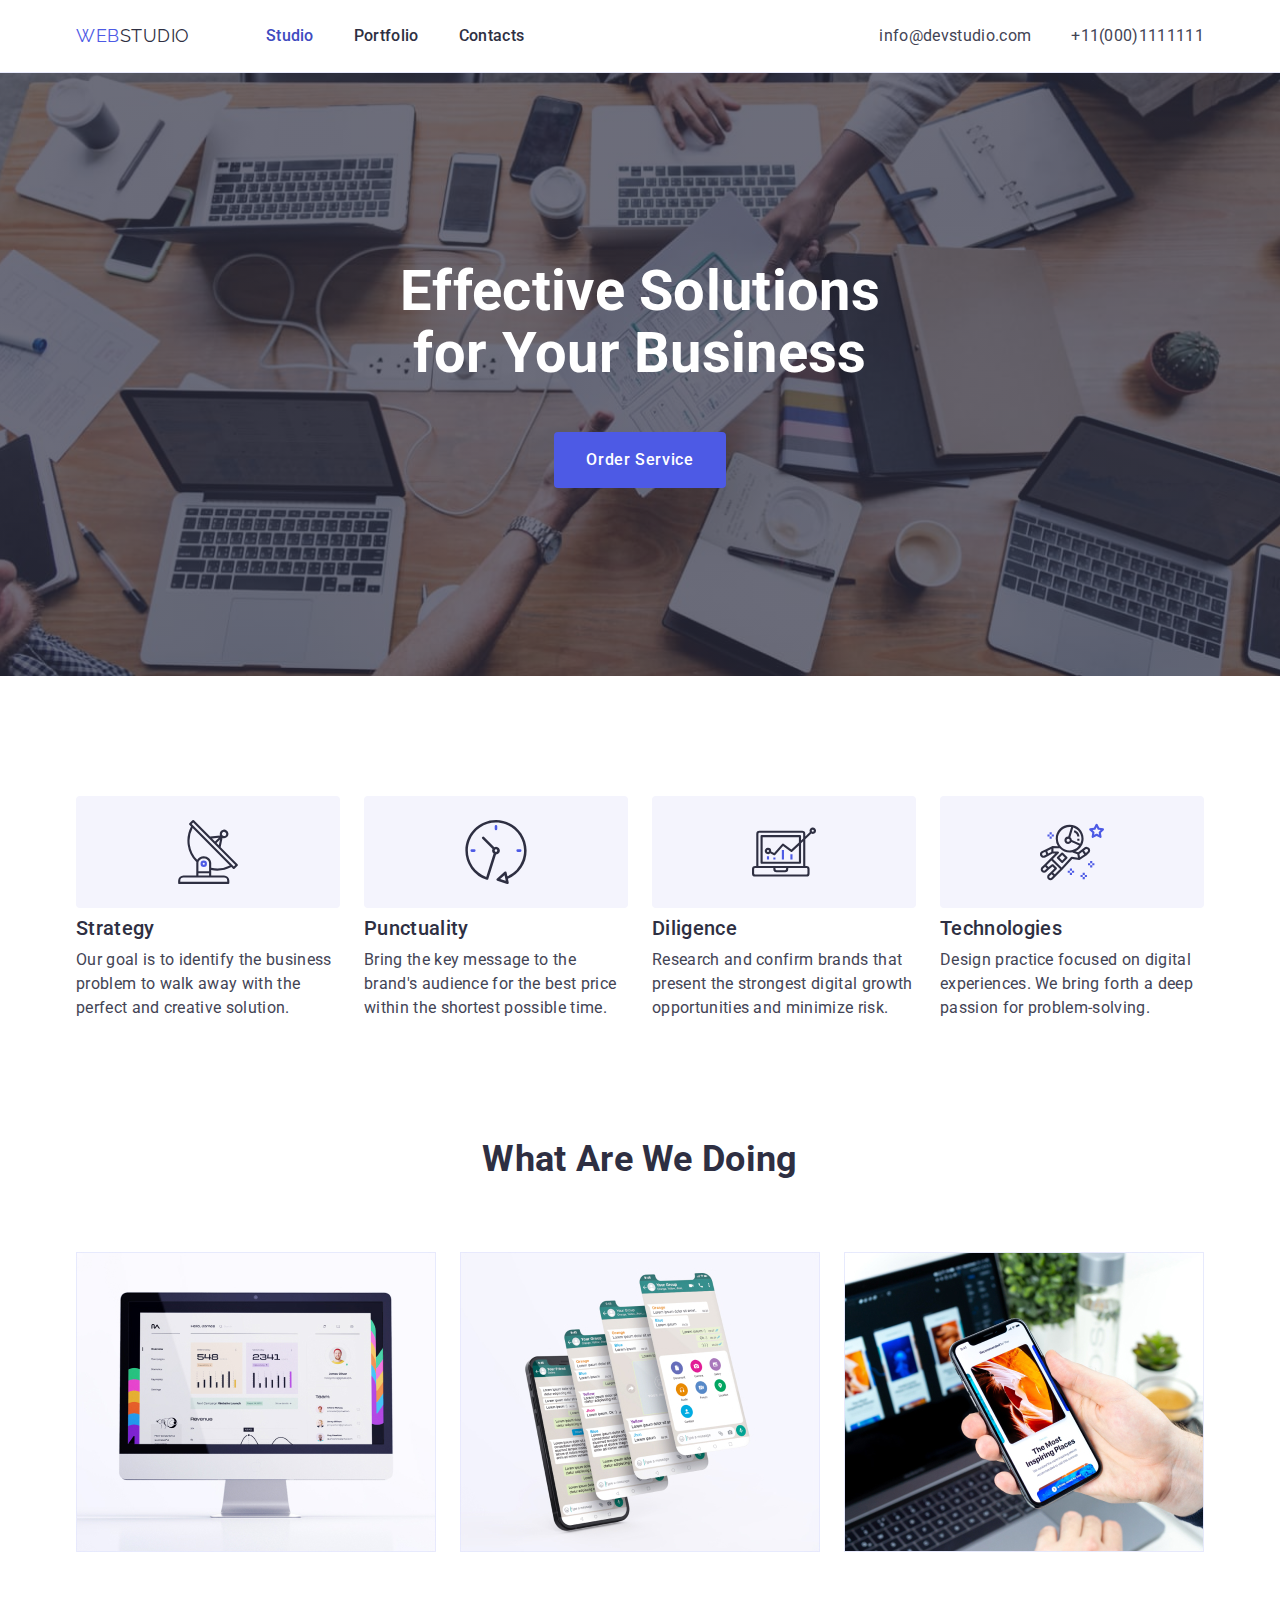
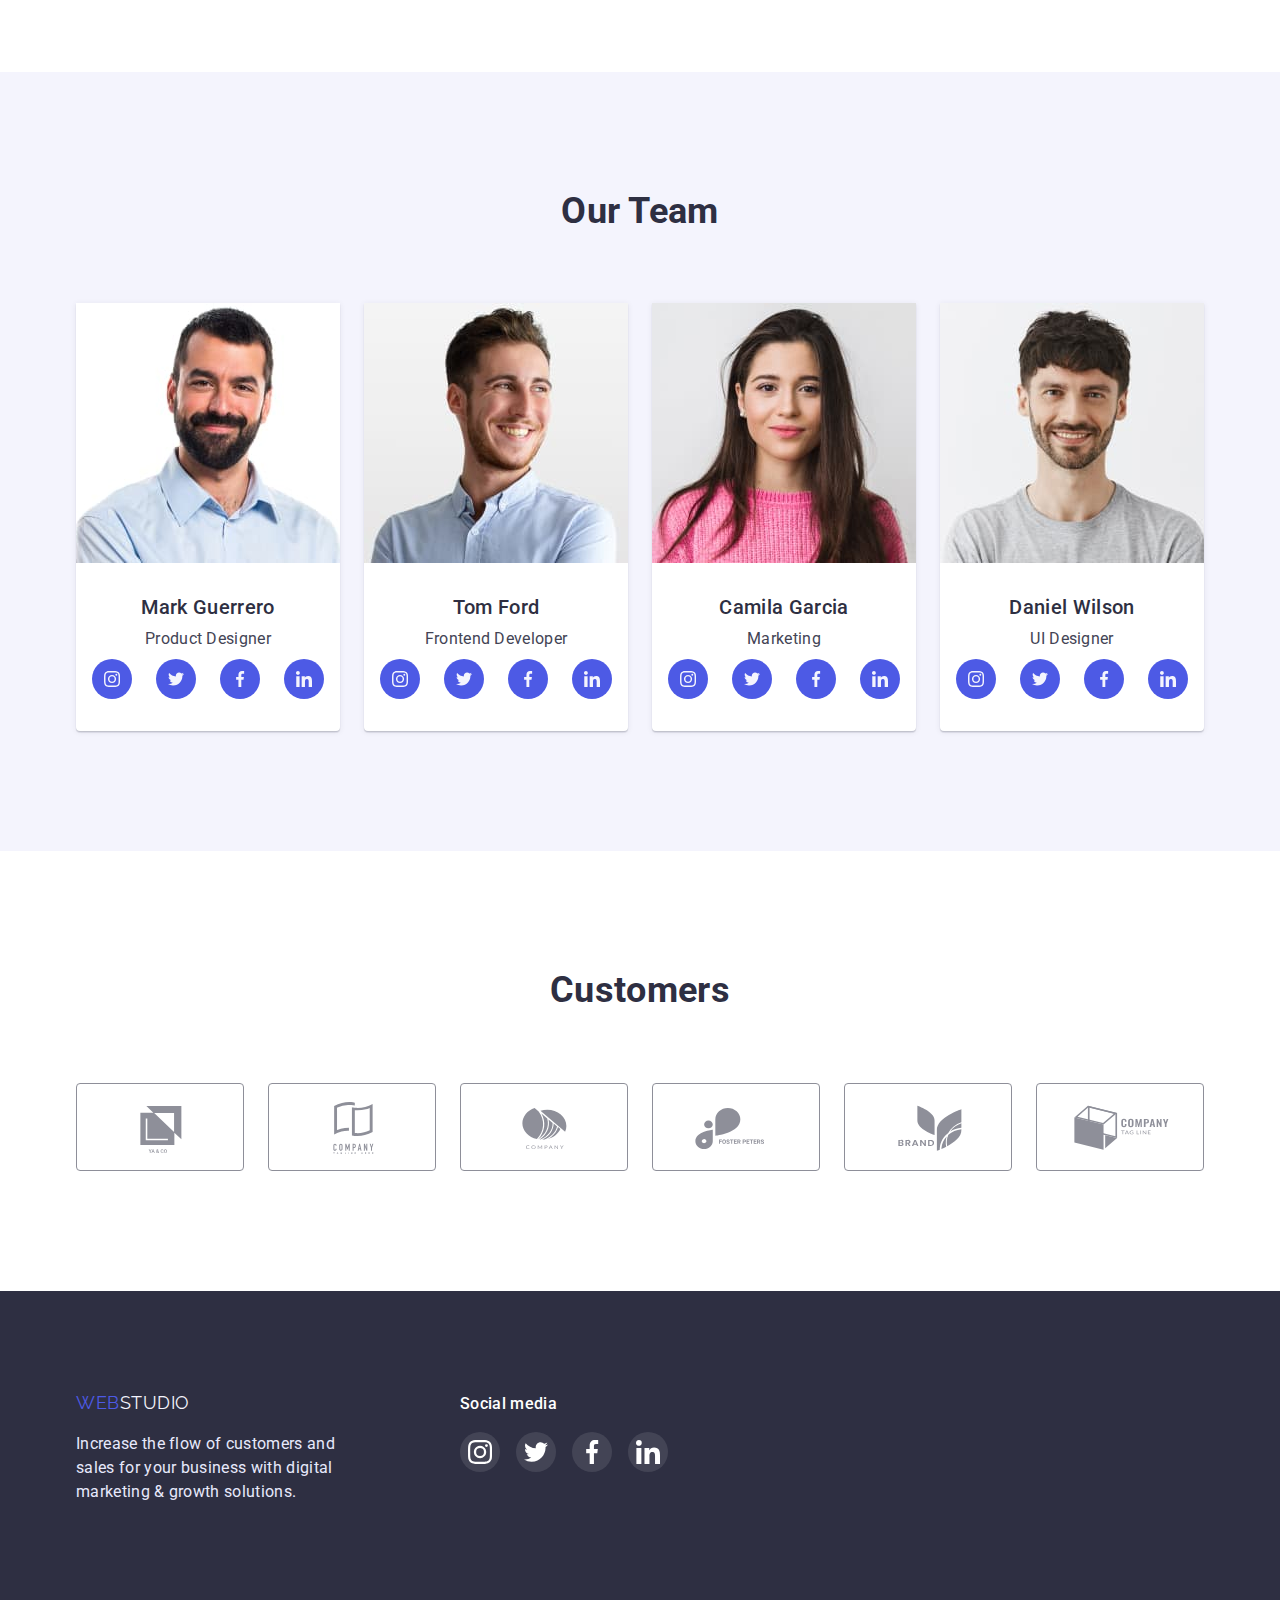
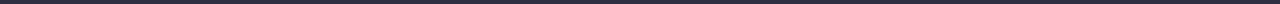
<file: index.html>
<!DOCTYPE html>
<html lang="en">

<head>
    <meta charset="UTF-8">
    <meta http-equiv="X-UA-Compatible" content="IE=edge">
    <meta name="viewport" content="width=, initial-scale=1.0">
    <title>Studio</title>
    <link rel="preconnect" href="https://fonts.googleapis.com">
    <link rel="preconnect" href="https://fonts.gstatic.com" crossorigin>
    <link
        href="https://fonts.googleapis.com/css2?family=Raleway:wght@800&family=Roboto:wght@400;500;700;900&display=swap"
        rel="stylesheet">
    <link rel="stylesheet"
        href="https://cdnjs.cloudflare.com/ajax/libs/modern-normalize/1.1.0/modern-normalize.min.css" />
    <link rel="stylesheet" href="./css/styles.css">
</head>

<body>
    <!-- Site header -->
    <header class="header">
        <div class="container header-container">
            <nav class="header-navigation">
                <a href="./index.html" class="logo">WEB<span class="logo-studio">STUDIO</span></a>
                <ul class="site-nav header-list">
                    <li><a href="./index.html" class="link current">Studio</a></li>
                    <li><a href="./portfolio.html" class="link">Portfolio</a></li>
                    <li><a href="./index.html" class="link">Contacts</a></li>
                </ul>
            </nav>

            <address class="address">
                <ul class="auth-nav">

                    <li><a href="mailto:info@devstudio.com" class="link">info@devstudio.com</a>
                    </li>
                    <li><a href="tel:+11(000)1111111" class="link">+11(000)1111111</a> </li>


                </ul>
            </address>
        </div>

    </header>
    <!-- Main content -->
    <main>

        <section class="hero">
            <div class="container hero-container">
                <h1 class="hero-title">Effective Solutions
                    for Your Business</h1>
                <button type="button" class="button main-button">Order Service</button>
            </div>
        </section>

        <section class="section">
            <div class="container">
                <h2 class="visually-hidden"> Our advantages</h2>
                <ul class="section-advantages">
                    <li class="advantages-item">
                        <div class="advantages-icon">
                            <svg class="antenna-icon" width="64" height="64">
                                <use href="./images/icons.svg#icon-antenna-1-1"></use>
                            </svg>
                        </div>
                        <h3 class="section-subtitle">Strategy</h3>
                        <p class="section-discription">Our goal is to identify the business
                            problem to walk away with the perfect and creative solution.</p>
                    </li>
                    <li class="advantages-item">
                        <div class="advantages-icon">
                            <svg class="clock-icon" width="64" height="64">
                                <use href="./images/icons.svg#icon-clock-1-1"></use>
                            </svg>
                        </div>
                        <h3 class="section-subtitle">Punctuality</h3>
                        <p class="section-discription">Bring the key message to the brand's audience for the best price
                            within
                            the shortest possible
                            time.</p>
                    </li>
                    <li class="advantages-item">
                        <div class="advantages-icon">
                            <svg class="diagram-icon" width="64" height="64">
                                <use href="./images/icons.svg#icon-diagram-1-1"></use>
                            </svg>
                        </div>
                        <h3 class="section-subtitle">Diligence</h3>
                        <p class="section-discription">Research and confirm brands that present the strongest digital
                            growth
                            opportunities and
                            minimize risk.</p>
                    </li>
                    <li class="advantages-item">
                        <div class="advantages-icon">
                            <svg class="astronaut-icon" width="64" height="64">
                                <use href="./images/icons.svg#icon-astronaut-1-1"></use>
                            </svg>
                        </div>
                        <h3 class="section-subtitle">Technologies</h3>
                        <p class="section-discription">Design practice focused on digital experiences. We bring forth a
                            deep
                            passion for
                            problem-solving.</p>
                    </li>
                </ul>
            </div>
        </section>
        <section class="works">
            <div class="container">
                <h2 class="section-title">What are we doing</h2>
                <ul class="works-list">
                    <li class="work-item">
                        <img src="./images/img1.jpg" alt="desktop" width="360">
                    </li>
                    <li class="work-item"><img src="./images/img2.jpg" alt="mobile" width="360"></li>
                    <li class="work-item"><img src="./images/img3.jpg" alt="desktopmobile" width="360">
                    </li>
                </ul>
            </div>
        </section>
        <section class="team-bc-color section">
            <div class="container">
                <h2 class="section-title">Our Team</h2>
                <ul class="teams-cards">
                    <li class="team-card"><img src="./images/teamcard1.jpg" alt="Mark Guerrero" width="264">
                        <div class="team-wrap">
                            <h3 class="section-subtitle">Mark Guerrero</h3>
                            <p class="section-discription">Product Designer</p>

                            <ul class="teams-soc-list list">
                                <li class="teams-soc-item"><a href="" class="teams-soc-link link"><svg
                                            class="teams-soc-icon" width="16" height="16">
                                            <use href="./images/icons.svg#icon-instagram"></use>
                                        </svg>
                                    </a>
                                </li>
                                <li class="teams-soc-item"><a href="" class="teams-soc-link link"><svg
                                            class="teams-soc-icon" width="16" height="16">
                                            <use href="./images/icons.svg#icon-twitte"></use>
                                        </svg></a>
                                </li>
                                <li class="teams-soc-item"><a href="" class="teams-soc-link link"><svg
                                            class="teams-soc-icon" width="16" height="16">
                                            <use href="./images/icons.svg#icon-facebook"></use>
                                        </svg></a>
                                </li>
                                <li class="teams-soc-item"><a href="" class="teams-soc-link link"><svg
                                            class="teams-soc-icon" width="16" height="16">
                                            <use href="./images/icons.svg#icon-linkedin"></use>
                                        </svg></a>
                                </li>
                            </ul>
                        </div>
                    </li>


                    <li class="team-card"><img src="./images/teamcard2.jpg" alt="Tom Ford" width="264">
                        <div class="team-wrap">
                            <h3 class="section-subtitle">Tom Ford</h3>
                            <p class="section-discription">Frontend Developer</p>
                            <ul class="teams-soc-list list">
                                <li class="teams-soc-item"><a href="" class="teams-soc-link link"><svg
                                            class="teams-soc-icon" width="16" height="16">
                                            <use href="./images/icons.svg#icon-instagram"></use>
                                        </svg></a>
                                </li>
                                <li class="teams-soc-item"><a href="" class="teams-soc-link link"><svg
                                            class="teams-soc-icon" width="16" height="16">
                                            <use href="./images/icons.svg#icon-twitte"></use>
                                        </svg></a>
                                </li>
                                <li class="teams-soc-item"><a href="" class="teams-soc-link link"><svg
                                            class="teams-soc-icon" width="16" height="16">
                                            <use href="./images/icons.svg#icon-facebook"></use>
                                        </svg></a>
                                </li>
                                <li class="teams-soc-item"><a href="" class="teams-soc-link link"><svg
                                            class="teams-soc-icon" width="16" height="16">
                                            <use href="./images/icons.svg#icon-linkedin"></use>
                                        </svg></a>
                                </li>
                            </ul>
                        </div>
                    </li>



                    <li class="team-card"><img src="./images/teamcard3.jpg" alt="Camila Garcia" width="264">
                        <div class="team-wrap">
                            <h3 class="section-subtitle">Camila Garcia</h3>
                            <p class="section-discription">Marketing</p>
                            <ul class="teams-soc-list list">
                                <li class="teams-soc-item"><a href="" class="teams-soc-link link"><svg
                                            class="teams-soc-icon" width="16" height="16">
                                            <use href="./images/icons.svg#icon-instagram"></use>
                                        </svg></a>
                                </li>
                                <li class="teams-soc-item"><a href="" class="teams-soc-link link"><svg
                                            class="teams-soc-icon" width="16" height="16">
                                            <use href="./images/icons.svg#icon-twitte"></use>
                                        </svg></a>
                                </li>
                                <li class="teams-soc-item"><a href="" class="teams-soc-link link"><svg
                                            class="teams-soc-icon" width="16" height="16">
                                            <use href="./images/icons.svg#icon-facebook"></use>
                                        </svg></a>
                                </li>
                                <li class="teams-soc-item"><a href="" class="teams-soc-link link"><svg
                                            class="teams-soc-icon" width="16" height="16">
                                            <use href="./images/icons.svg#icon-linkedin"></use>
                                        </svg></a>
                                </li>

                            </ul>
                        </div>
                    </li>

                    <li class="team-card"><img src="./images/teamcard4.jpg" alt="Daniel Wilson" width="264">
                        <div class="team-wrap">
                            <h3 class="section-subtitle">Daniel Wilson</h3>
                            <p class="section-discription">UI Designer</p>
                            <ul class="teams-soc-list list">
                                <li class="teams-soc-item"><a href="" class="teams-soc-link link"><svg
                                            class="teams-soc-icon" width="16" height="16">
                                            <use href="./images/icons.svg#icon-instagram"></use>
                                        </svg></a>
                                </li>
                                <li class="teams-soc-item"><a href="" class="teams-soc-link link"><svg
                                            class="teams-soc-icon" width="16" height="16">
                                            <use href="./images/icons.svg#icon-twitte"></use>
                                        </svg></a>
                                </li>
                                <li class="teams-soc-item"><a href="" class="teams-soc-link link"><svg
                                            class="teams-soc-icon" width="16" height="16">
                                            <use href="./images/icons.svg#icon-facebook"></use>
                                        </svg></a>
                                </li>
                                <li class="teams-soc-item"><a href="" class="teams-soc-link link"><svg
                                            class="teams-soc-icon" width="16" height="16">
                                            <use href="./images/icons.svg#icon-linkedin"></use>
                                        </svg></a>
                                </li>

                            </ul>
                        </div>
                    </li>
                </ul>
            </div>
        </section>
        <section class="section">
            <div class="container">
                <h2 class="section-title">Customers</h2>
                <ul class="customers-list list">
                    <li class="customers-items"><a href="#" class="customers-link link"><svg class="customers-icon"
                                width="104" height="56">
                                <use href="./images/icons.svg#icon-Logo"></use>
                            </svg></a></li>
                    <li class="customers-items"><a href="#" class="customers-link link"><svg class="customers-icon"
                                width="104" height="56">
                                <use href="./images/icons.svg#icon-Logo-1"></use>
                            </svg></a></li>
                    <li class="customers-items"><a href="#" class="customers-link link"><svg class="customers-icon"
                                width="104" height="56">
                                <use href="./images/icons.svg#icon-Logo-2"></use>
                            </svg></a></li>
                    <li class="customers-items"><a href="#" class="customers-link link"><svg class="customers-icon"
                                width="104" height="56">
                                <use href="./images/icons.svg#icon-Logo-3"></use>
                            </svg></a></li>
                    <li class="customers-items"><a href="#" class="customers-link link"><svg class="customers-icon"
                                width="104" height="56">
                                <use href="./images/icons.svg#icon-Logo-4"></use>
                            </svg></a></li>
                    <li class="customers-items"><a href="#" class="customers-link link"><svg class="customers-icon"
                                width="104" height="56">
                                <use href="./images/icons.svg#icon-Logo-5"></use>
                            </svg></a></li>
                </ul>
            </div>
        </section>
    </main>
    <!-- Footer -->
    <footer class="footer">
        <div class="container webstudio-blocks">
            <div>
                <a href="./index.html" class="logo logo-footer">WEB<span
                        class="logo-part logo-part-footer">STUDIO</span></a>
                <p class="footer-text">Increase the flow of customers and sales for your business with digital marketing
                    &
                    growth solutions.
                </p>
            </div>
            <div class="footer-social">
                <p class="footer-discription">Social media</p>

                <ul class="footer-social-list">
                    <li class="footer-social-item"><a href="#" class="footer-social-link"><svg
                                class="footer-social-icon" width="24" height="24">
                                <use href="./images/icons.svg#icon-instagram"></use>
                            </svg></a></li>
                    <li class="footer-social-item"><a href="#" class="footer-social-link"><svg
                                class="footer-social-icon" width="24" height="24">
                                <use href="./images/icons.svg#icon-twitte"></use>
                            </svg>
                        </a>
                    </li>
                    <li class="footer-social-item"><a href="#" class="footer-social-link"><svg
                                class="footer-social-icon" width="24" height="24">
                                <use href="./images/icons.svg#icon-facebook"></use>
                            </svg>
                        </a>
                    </li>
                    <li class="footer-social-item"><a href="#" class="footer-social-link"><svg
                                class="footer-social-icon" width="24" height="24">
                                <use href="./images/icons.svg#icon-linkedin"></use>
                            </svg>
                        </a>
                    </li>
                </ul>
            </div>
        </div>

    </footer>
</body>

</html>
</file>
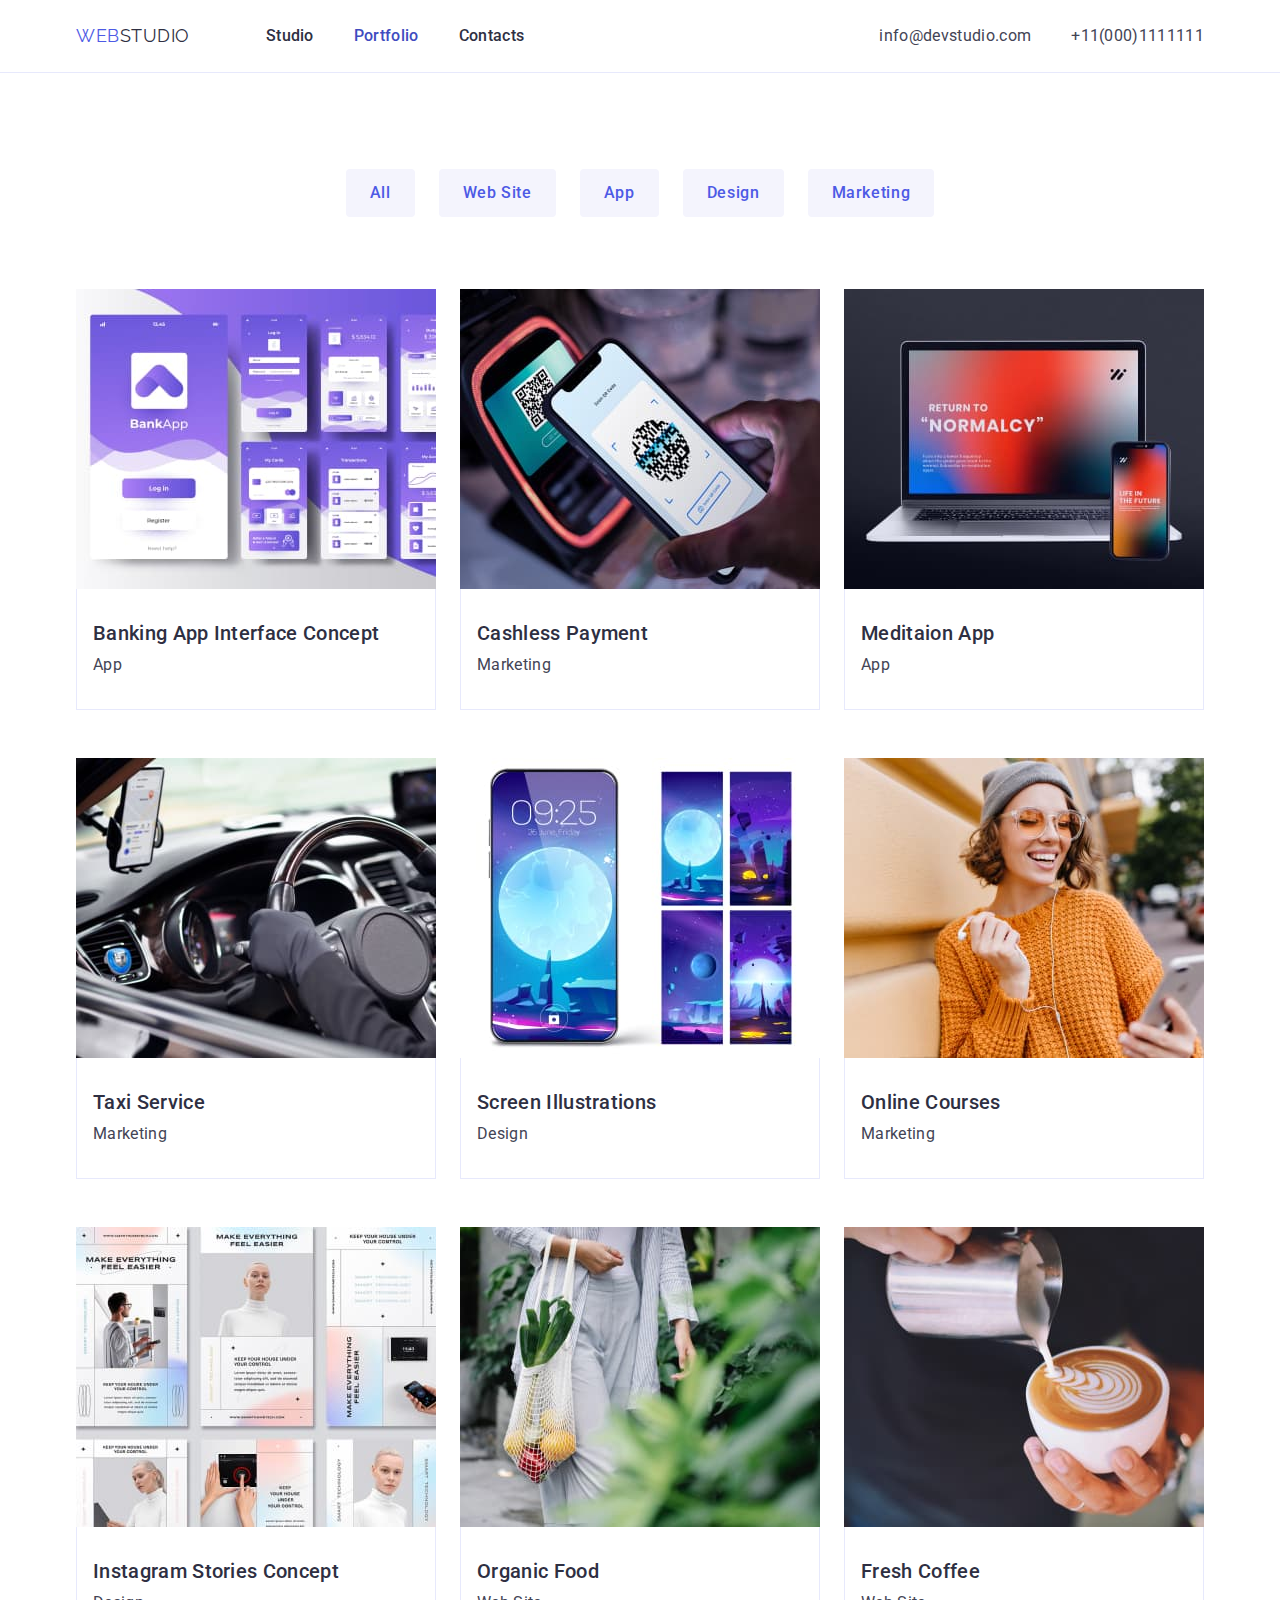
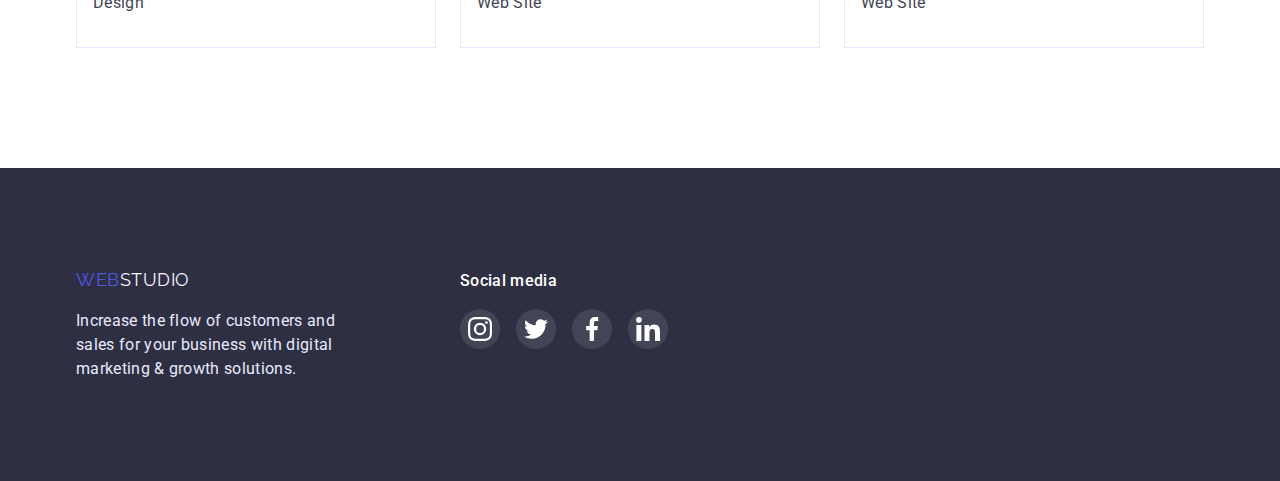
<file: portfolio.html>
<!DOCTYPE html>
<html lang="en">

<head>
    <meta charset="UTF-8">
    <meta http-equiv="X-UA-Compatible" content="IE=edge">
    <meta name="viewport" content="width=, initial-scale=1.0">
    <title>Portfolio</title>
    <link rel="preconnect" href="https://fonts.googleapis.com">
    <link rel="preconnect" href="https://fonts.gstatic.com" crossorigin>
    <link
        href="https://fonts.googleapis.com/css2?family=Raleway:wght@800&family=Roboto:wght@400;500;700;900&display=swap"
        rel="stylesheet">
    <link rel="stylesheet"
        href="https://cdnjs.cloudflare.com/ajax/libs/modern-normalize/1.1.0/modern-normalize.min.css" />
    <link rel="stylesheet" href="./css/styles.css">

</head>

<body>
    <!-- Site header -->
    <header class="header portfolio-header">
        <div class="container header-container">
            <nav class="header-navigation">
                <a href="./index.html" class="logo">WEB<span class="logo-studio">STUDIO</span></a>
                <ul class="site-nav header-list">
                    <li><a href="./index.html" class="link">Studio</a></li>
                    <li><a href="./portfolio.html" class="link current">Portfolio</a></li>
                    <li><a href="./index.html" class="link">Contacts</a></li>
                </ul>
            </nav>

            <address class="address">
                <ul class="auth-nav">

                    <li><a href="mailto:info@devstudio.com" class="link">info@devstudio.com</a>
                    </li>
                    <li><a href="tel:+11(000)1111111" class="link">+11(000)1111111</a> </li>


                </ul>
            </address>
        </div>

    </header>
    <!-- Main content -->
    <main>

        <section class="portfolio">
            <div class="container">
                <h1 class="visually-hidden">Filters</h1>
                <ul class="portfolio-btn-filters">
                    <li><button type="button" class="button primary">All</button></li>
                    <li><button type="button" class="button primary">Web Site</button></li>
                    <li><button type="button" class="button primary">App</button></li>
                    <li><button type="button" class="button primary">Design</button></li>
                    <li><button type="button" class="button primary">Marketing</button></li>
                </ul>

                <ul class="site-portfolio">
                    <li>
                        <a class="portfolio-link" href=""><img src="./images/bankingapp.jpg" alt="banking app"
                                width="360">
                            <div class="portfolio-card">
                                <h2 class="section-subtitle">Banking App Interface Concept</h2>
                                <p class="section-discription">App</p>
                            </div>
                        </a>
                    </li>
                    <li>
                        <a class="portfolio-link" href=""><img src="./images/cashless.jpg" alt="cashless" width="360">
                            <div class="portfolio-card">
                                <h2 class="section-subtitle">Cashless Payment</h2>
                                <p class="section-discription">Marketing</p>
                            </div>
                        </a>
                    </li>

                    <li>
                        <a class="portfolio-link" href=""><img src="./images/meditationapp.jpg" alt="meditation app"
                                width="360">
                            <div class="portfolio-card">
                                <h2 class="section-subtitle">Meditaion App</h2>
                                <p class="section-discription">App</p>
                            </div>
                        </a>
                    </li>
                    <li>
                        <a class="portfolio-link" href=""><img src="./images/taxiservice.jpg" alt="taxi service"
                                width="360">
                            <div class="portfolio-card">
                                <h2 class="section-subtitle">Taxi Service</h2>
                                <p class="section-discription">Marketing</p>
                            </div>
                        </a>
                    </li>
                    <li>
                        <a class="portfolio-link" href=""><img src="./images/screenillustrations.jpg"
                                alt="screen illustrations" width="360">
                            <div class="portfolio-card">
                                <h2 class="section-subtitle">Screen Illustrations</h2>
                                <p class="section-discription">Design</p>
                            </div>
                        </a>
                    </li>
                    <li>
                        <a class="portfolio-link" href=""><img src="./images/onlinecourses.jpg" alt="online courses"
                                width="360">
                            <div class="portfolio-card">
                                <h2 class="section-subtitle">Online Courses</h2>
                                <p class="section-discription">Marketing</p>
                            </div>
                        </a>
                    </li>
                    <li>
                        <a class="portfolio-link" href=""><img src="./images/instagramstories.jpg"
                                alt="instagram stories" width="360">
                            <div class="portfolio-card">
                                <h2 class="section-subtitle">Instagram Stories Concept</h2>
                                <p class="section-discription">Design</p>
                            </div>
                        </a>
                    </li>
                    <li>
                        <a class="portfolio-link" href=""><img src="./images/organicfood.jpg" alt="organic food"
                                width="360">
                            <div class="portfolio-card">
                                <h2 class="section-subtitle">Organic Food</h2>
                                <p class="section-discription">Web Site</p>
                            </div>
                        </a>
                    </li>
                    <li>
                        <a class="portfolio-link" href=""><img src="./images/freshcoffee.jpg" alt="online courses"
                                width="360">
                            <div class="portfolio-card">
                                <h2 class="section-subtitle">Fresh Coffee</h2>
                                <p class="section-discription">Web Site</p>
                            </div>
                        </a>
                    </li>
                </ul>
            </div>

        </section>
    </main>

    <footer class="footer">
        <div class="container webstudio-blocks">
            <div>
                <a href="./index.html" class="logo logo-footer">WEB<span
                        class="logo-part logo-part-footer">STUDIO</span></a>
                <p class="footer-text">Increase the flow of customers and sales for your business with digital marketing
                    &
                    growth solutions.
                </p>
            </div>
            <div class="footer-social">
                <p class="footer-discription">Social media</p>

                <ul class="footer-social-list">
                    <li class="footer-social-item"><a href="#" class="footer-social-link"><svg
                                class="footer-social-icon" width="24" height="24">
                                <use href="./images/icons.svg#icon-instagram"></use>
                            </svg></a></li>
                    <li class="footer-social-item"><a href="#" class="footer-social-link"><svg
                                class="footer-social-icon" width="24" height="24">
                                <use href="./images/icons.svg#icon-twitte"></use>
                            </svg>
                        </a>
                    </li>
                    <li class="footer-social-item"><a href="#" class="footer-social-link"><svg
                                class="footer-social-icon" width="24" height="24">
                                <use href="./images/icons.svg#icon-facebook"></use>
                            </svg>
                        </a>
                    </li>
                    <li class="footer-social-item"><a href="#" class="footer-social-link"><svg
                                class="footer-social-icon" width="24" height="24">
                                <use href="./images/icons.svg#icon-linkedin"></use>
                            </svg>
                        </a>
                    </li>
                </ul>
            </div>
        </div>

    </footer>
</body>

</html>
</file>
<file: css/styles.css>
:root {
  --primary-text-color: #434455;
  --main-heading-color: #ffffff;
  --secondary-text-color: #2e2f42;
  --accent-color: #4d5ae5;
  --fokus-color: #000000;
  --footer-text-color: #e7e9fc;
  --logo-part-color: #f4f4fd;
  --primary-bc-color: #f5f5f5;
  --secondary-bc-color: #2e2f42;
  --team-bc-color: #f4f4fd;
  --primary-button-color: #404bbf;
  --header-border-color: #e7e9fc;
  --hover-current-color: #404bbf;
  --primary-bc-icon-color: #f4f4fd;
  --soc-link-color: #f4f4fd;
  --soc-link-bc-color: #4d5ae5;
  --customers-border-color: #8e8f99;
  --customers-icon-color: #8e8f99;
  --footer-discription-color: #ffffff;
  --footer-social-icon-hover: #31d0aa;
  --cards: 3;
  --gap: 24px;
}

/* -------------------Body--------------------- */

body {
  background-color: var(--main-heading-color);
  color: var(--primary-text-color);
  font-family: "Roboto", sans-serif;
  line-height: 1.5;
  letter-spacing: 0.02em;
}

/* --------------------Reset-------------------- */
h1,
h2,
h3,
p {
  margin: 0;
}

ul {
  margin: 0;
  padding: 0;
  list-style: none;
}

img {
  display: block;
  width: 100%;
  height: auto;
}

/* --------------------Container---------------- */

.container {
  width: 1158px;
  padding-left: 15px;
  padding-right: 15px;
  margin: 0 auto;
  /* outline: 2px solid red; */

  /* @media screen and (min-width: 768px) {
    min-width: 768px;
  }
  @media screen and (min-width: 1160px) {
    min-width: 1160px;
  } */
}
/* -------------------Basic--------------------- */
.section {
  padding-top: 120px;
  padding-bottom: 120px;
}
/* --------------------Button-------------------- */
.button {
  border: none;
  border-radius: 4px;

  color: var(--main-heading-color);
  background-color: var(--accent-color);
  font-family: inherit;
  font-weight: 500;
  font-size: 16px;
  line-height: 1.5;
  text-decoration: none;
  letter-spacing: 0.04em;
  cursor: pointer;
}
.main-button {
  min-width: 169px;
  height: 56px;
  display: block;
  margin: 0 auto;
  padding: 16px 32px;
}
.button.primary {
  padding: 12px 24px;
  color: var(--accent-color);
  background-color: var(--logo-part-color);
}

.button:hover {
  color: var(--main-heading-color);
  background-color: var(--primary-button-color);
  box-shadow: 0px 4px 4px rgba(0, 0, 0, 0.15);
}
.button:focus {
  color: var(--main-heading-color);
  background-color: var(--accent-color);
  box-shadow: inset 0px 0px 12px rgba(0, 0, 0, 0.05);
}
/* ----------------Portfolio Filters------------ */
.portfolio {
  padding-top: 96px;
  padding-bottom: 120px;
}
.portfolio-btn-filters {
  display: flex;
  justify-content: center;
  gap: 24px;
}
.site-portfolio {
  display: flex;
  flex-wrap: wrap;
  gap: 48px 24px;

  margin-top: 72px;
}
.portfolio-card {
  padding-top: 32px;
  padding-left: 16px;
  padding-bottom: 32px;
  border: 1px solid var(--header-border-color);
  border-top: none;
}
/* ------------------Site header ----------------*/
/* Logo */

.header {
  border-bottom: 1px solid var(--header-border-color);
}
.portfolio-header {
}

.logo {
  color: var(--accent-color);
  font-family: Raleway;
  font-size: 18px;
  line-height: 1.3;
  text-decoration: none;
  letter-spacing: 0.03em;
  text-transform: uppercase;
}

.logo-studio {
  margin-right: 76px;
  color: var(--secondary-text-color);
}

/* ------------------Site navigation--------------- */
.header-container {
  display: flex;
  align-items: center;
}
.header-navigation {
  display: flex;
  align-items: center;
}
.header-list {
  display: flex;
  gap: 40px;
}
.address {
  margin-left: auto;
}
.auth-nav {
  display: flex;
  margin-left: auto;
  gap: 40px;
}

.site-nav .link {
  color: var(--secondary-text-color);
  font-weight: 500;
  text-decoration: none;
  display: block;
  padding: 24px 0;
}
.portfolio-link {
  text-decoration: none;
  display: block;
  height: 100%;
  width: 100%;
}
.portfolio-link:hover {
  box-shadow: 0px 1px 6px rgba(46, 47, 66, 0.08),
    0px 1px 1px rgba(46, 47, 66, 0.16), 0px 2px 1px rgba(46, 47, 66, 0.08);
}
.portfolio-link:focus {
  box-shadow: 0px 3px 1px rgba(0, 0, 0, 0.1), 0px 2px 1px rgba(0, 0, 0, 0.08),
    0px 2px 2px rgba(0, 0, 0, 0.12);
}
.site-nav .link:hover {
  color: var(--hover-current-color);
}
.site-nav .link:focus {
  color: var(--accent-color);
  box-shadow: inset 0px 0px 12px rgba(0, 0, 0, 0.05);
}
.site-nav .link.current {
  color: var(--hover-current-color);
}
.auth-nav .link {
  color: var(--primary-text-color);
  font-style: normal;
  text-decoration: none;
}
.auth-nav .link:hover {
  color: var(--hover-current-color);
}
.auth-nav .link:focus {
  color: var(--accent-color);
  box-shadow: inset 0px 0px 12px rgba(0, 0, 0, 0.05);
}
/* ------------------Main content----------------- */
/* -------------------Hero------------------------ */

.hero {
  margin: 0 auto;
  padding-top: 188px;
  padding-bottom: 188px;
  background-image: linear-gradient(
      rgba(46, 47, 66, 0.7),
      rgba(46, 47, 66, 0.7)
    ),
    url(../images/studio-bc-img\ .jpg);
  max-width: 1440px;
  background-repeat: no-repeat;
  background-position: center;
  background-size: cover;
}

.hero-title {
  margin-left: auto;
  margin-right: auto;
  margin-bottom: 48px;
  max-width: 496px;

  color: var(--main-heading-color);
  font-size: 56px;
  line-height: 1.1;
  text-align: center;
}

.visually-hidden {
  position: absolute;
  width: 1px;
  height: 1px;
  margin: -1px;
  border: 0;
  padding: 0;

  white-space: nowrap;
  clip-path: inset(100%);
  clip: rect(0 0 0 0);
  overflow: hidden;
}
/* -----------------------------Icons advantages------------------------ */
.section-advantages {
  display: flex;
  gap: 24px;
}
.advantages-item {
  width: 264px;
}

.advantages-icon {
  height: 112px;
  margin-bottom: 8px;
  background: var(--primary-bc-icon-color);
  border-radius: 4px;
  display: flex;
  align-items: center;
  justify-content: center;
}

/* ------------------Works------------------- */
.works {
  padding-bottom: 120px;
}
.works-list {
  display: flex;
  gap: var(--gap);
}
/* -------------------Teams------------------- */
/* -----------------Icons teams--------------- */
.teams-soc-list {
  display: flex;
  justify-content: center;
  gap: 24px;
  margin-top: 8px;
}
.teams-soc-item {
  width: 40px;
  height: 40px;
}
.teams-soc-link {
  width: 100%;
  height: 100%;
  background-color: var(--soc-link-bc-color);
  display: flex;
  align-items: center;
  justify-content: center;
  border-radius: 50%;
}
.teams-soc-link:hover {
  background-color: var(--hover-current-color);
}
.teams-soc-link:focus {
  background-color: var(--hover-current-color);
}

.teams-soc-icon {
  fill: var(--primary-bc-icon-color);
}

.team-bc-color {
  background-color: var(--logo-part-color);
}
.team-card {
  background: var(--main-heading-color);
  box-shadow: 0px 1px 6px rgba(46, 47, 66, 0.08),
    0px 1px 1px rgba(46, 47, 66, 0.16), 0px 2px 1px rgba(46, 47, 66, 0.08);
  border-radius: 0px 0px 4px 4px;
}
.teams-cards {
  display: flex;
  gap: var(--gap);
}

.team-wrap {
  padding: 32px 0;
  text-align: center;
}
.section-title {
  margin-bottom: 72px;
  text-align: center;
  color: var(--secondary-text-color);
  font-size: 36px;
  line-height: 1.1;
  text-transform: capitalize;
}
.section-subtitle {
  margin-bottom: 8px;

  color: var(--secondary-text-color);
  font-weight: 500;
  font-size: 20px;
  line-height: 1.2;
  text-decoration: none;
}
.section-discription {
  color: var(--primary-text-color);
}
/* -----------------------Customers----------------- */

.customers-list {
  display: flex;
  justify-content: space-between;
  gap: 24px;
}

.customers-items {
  width: 168px;
  height: 88px;
}

.customers-link {
  height: 100%;
  width: 100%;

  display: flex;
  border-radius: 4px;
  border: 1px solid var(--customers-border-color);
  justify-content: center;
  align-items: center;
}
.customers-icon {
  fill: var(--customers-icon-color);
}

.customers-link:hover {
  border-color: var(--hover-current-color);
  outline: none;
}
.customers-link:focus {
  border-color: var(--hover-current-color);
  outline: none;
}
.customers-link:hover .customers-icon {
  fill: var(--hover-current-color);
  outline: none;
}
.customers-link:focus .customers-icon {
  fill: var(--hover-current-color);
  outline: none;
}

/* ----------------------Footer--------------------- */

.footer {
  padding-top: 100px;
  padding-bottom: 100px;
  background-color: var(--secondary-bc-color);
}
.footer-text {
  max-width: 264px;
  margin-top: 16px;
  color: var(--footer-text-color);
}
.logo-part {
  color: var(--logo-part-color);
}
.logo-footer .logo-part-footer {
  text-align: left;
}
.webstudio-blocks {
  display: flex;
  align-items: baseline;
}
.footer-social {
  margin-left: 120px;
}
.footer-discription {
  font-weight: 500;
  color: var(--footer-discription-color);
  margin-bottom: 16px;
}
.footer-social-list {
  display: flex;
  gap: 16px;
}

.footer-social-link {
  width: 40px;
  height: 40px;
  background-color: rgba(256, 256, 256, 0.1);
  display: flex;
  align-items: center;
  justify-content: center;
  border-radius: 50%;
}
.footer-social-icon {
  fill: var(--footer-discription-color);
}
.footer-social-link:hover {
  background-color: var(--footer-social-icon-hover);
}
.footer-social-link:focus {
  background-color: var(--footer-social-icon-hover);
}
</file>
